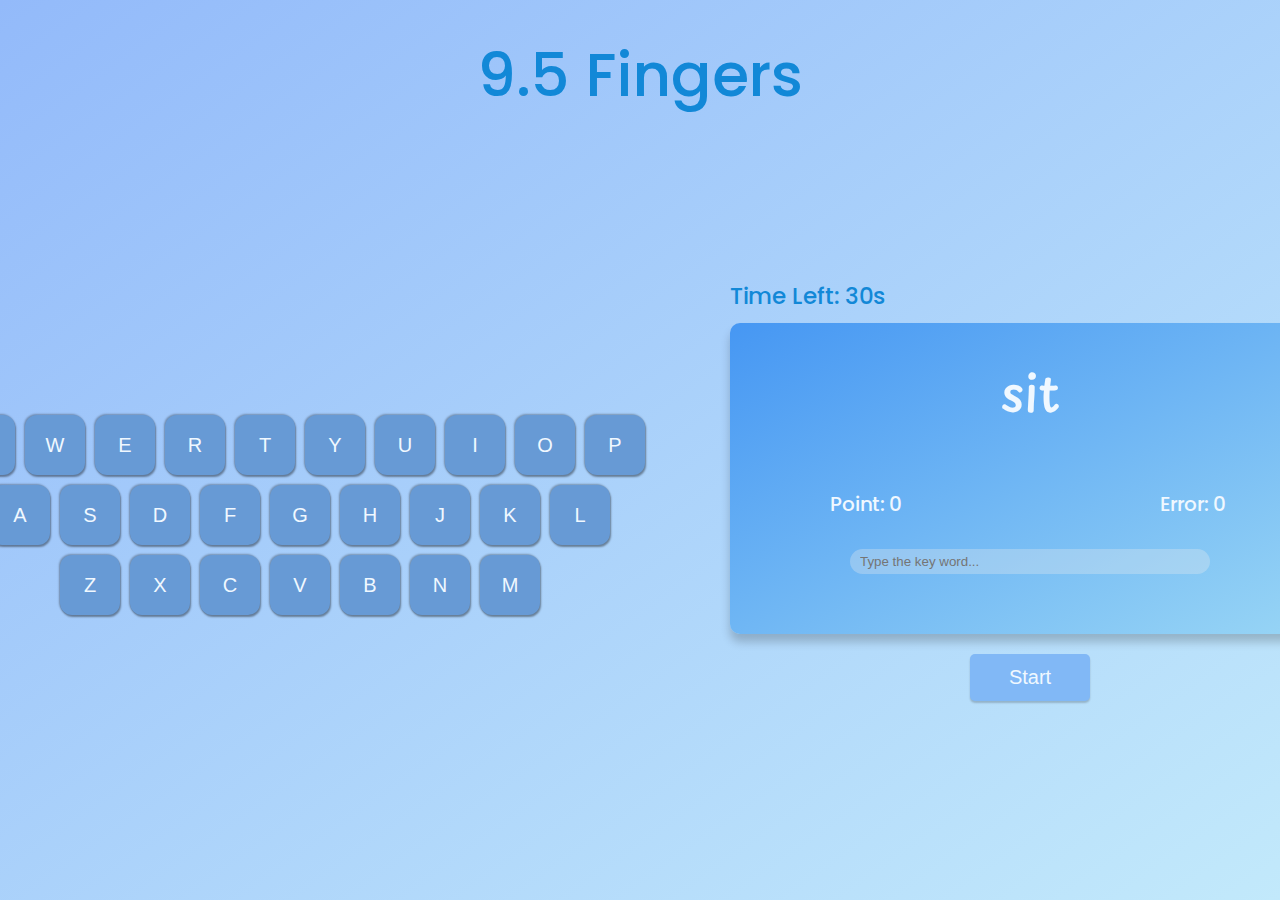
<file: index.html>
<!DOCTYPE html>
<html lang="en">

<head>
    <meta charset="UTF-8">
    <meta name="viewport" content="width=device-width, initial-scale=1.0">
    <title>Fast Finger</title>
    <link rel="stylesheet" href="styles.css">
</head>

<body>
    <div class="game-name">9.5 Fingers</div>
    <div class="main">
        <div id="keyboard-container">
            <div id="keyboard">
                <div id="line-1">
                    <button id="Q">Q</button>
                    <button id="W">W</button>
                    <button id="E">E</button>
                    <button id="R">R</button>
                    <button id="T">T</button>
                    <button id="Y">Y</button>
                    <button id="U">U</button>
                    <button id="I">I</button>
                    <button id="O">O</button>
                    <button id="P">P</button>
                </div>
                <div id="line-2">
                    <button id="A">A</button>
                    <button id="S">S</button>
                    <button id="D">D</button>
                    <button id="F">F</button>
                    <button id="G">G</button>
                    <button id="H">H</button>
                    <button id="J">J</button>
                    <button id="K">K</button>
                    <button id="L">L</button>
                </div>
                <div id="line-3">
                    <button id="Z">Z</button>
                    <button id="X">X</button>
                    <button id="C">C</button>
                    <button id="V">V</button>
                    <button id="B">B</button>
                    <button id="N">N</button>
                    <button id="M">M</button>
                </div>
            </div>
        </div>

        <div class="game">
            <div id="time">Time Left: 30s</div>
            <div class="content">
                <div id="keyword">hello</div>
                <div id="point">Point: 0</div>
                <div id="error">Error: 0</div>
                <input id="text-input" disabled placeholder="Type the key word...">
                <div id="announcement"></div>
            </div>

            <button type="button" id="btn">Start </button>

        </div>
    </div>
    <script src="main.js"></script>
</body>

</html>
</file>
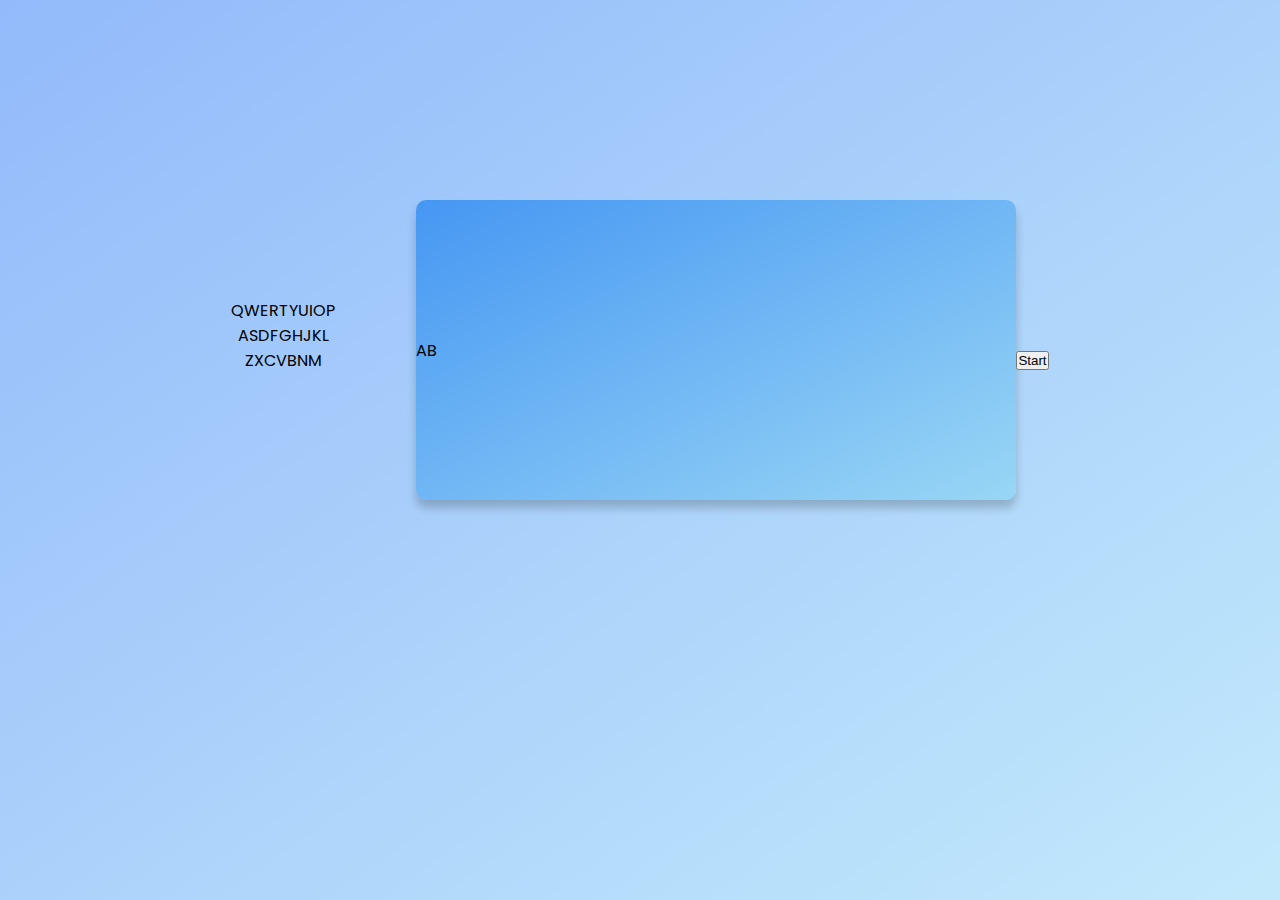
<file: test.html>
<!DOCTYPE html>
<html lang="en">

<head>
    <meta charset="UTF-8">
    <meta name="viewport" content="width=device-width, initial-scale=1.0">
    <title>Document</title>
    <link rel="stylesheet" href="styles.css">
</head>

<body>
    <div class="main">
        <div id="keyboard-container">
            <div id="keyboard">
                <div id="line-1">
                    <div id="Q">Q</div>
                    <div id="W">W</div>
                    <div id="E">E</div>
                    <div id="R">R</div>
                    <div id="T">T</div>
                    <div id="Y">Y</div>
                    <div id="U">U</div>
                    <div id="I">I</div>
                    <div id="O">O</div>
                    <div id="P">P</div>
                </div>
                <div id="line-2">
                    <div id="A">A</div>
                    <div id="S">S</div>
                    <div id="D">D</div>
                    <div id="F">F</div>
                    <div id="G">G</div>
                    <div id="H">H</div>
                    <div id="J">J</div>
                    <div id="K">K</div>
                    <div id="L">L</div>
                </div>
                <div id="line-3">
                    <div id="Z">Z</div>
                    <div id="X">X</div>
                    <div id="C">C</div>
                    <div id="V">V</div>
                    <div id="B">B</div>
                    <div id="N">N</div>
                    <div id="M">M</div>
                </div>
            </div>
        </div>

        <div class="content">

            AB
        </div>
    
        
        
            <button type="menu"> Start </button>
    </div>





</body>

</html>
</file>
<file: styles.css>
@import url('https://fonts.googleapis.com/css2?family=Montserrat:ital,wght@0,100;0,200;0,300;0,400;1,100;1,200;1,300;1,400&family=Poppins:wght@400;500;600;700&display=swap');
@import url('https://fonts.googleapis.com/css2?family=Caveat&family=Dancing+Script&family=Playpen+Sans&family=Sacramento&family=Space+Mono&display=swap');

* {
    margin: 0;
    padding: 0;
    box-sizing: border-box;
}

html,
body {
    width: 100%;
    height: 100%;

    background: linear-gradient(to bottom right, #93bafa, #C2E9FB);
    font-family: 'Poppins', sans-serif;
}

.game-name {
    width: 100%;
    height: 20%;

    /* font-family: 'Playpen Sans', cursive;
    font-style: italic; */

    font-size: 60px;
    font-weight: 500;
    color: #1288d7;
    text-align: center;

    padding-top: 30px;
    padding-bottom: 100px;
}

.main {
    width: 100%;
    height: 80%;

    display: flex;
    justify-content: center;
    align-items: center;
}

.game {
    display: flex;
    flex-direction: column;
    margin-bottom: 100px;
}

/* Content */
.content {
    display: flex;
    justify-content: center;
    flex-direction: column;

    margin-bottom: 20px;
    background-image: linear-gradient(to bottom right, #4697f3, #99d6f5);
    box-shadow: 0px 8px 10px 0px rgba(0, 0, 0, 0.2);
    border-radius: 10px;

    min-width: 600px;
    min-height: 300px;
}

#keyword {
    font-family: 'Playpen Sans', cursive;
    color: aliceblue;
    margin-bottom: 100px;
    text-align: center;
    font-size: 50px;
    font-weight: 500;
    margin-top: 30px;
}

#text-input {
    border-radius: 15px;
    border-style: none;
    width: 60%;
    padding: 5px 5px 5px 10px;
    margin-left: 120px;
    margin-top: 20px;
    color: rgb(50, 50, 50);
}

#text-input:focus {
    outline: none;
}

#point {
    color: aliceblue;
    position: absolute;
    margin-left: 100px;
    margin-top: 50px;
    font-size: 20px;
    font-weight: 500;
}

#error {
    color: aliceblue;
    position: absolute;
    margin-left: 430px;
    margin-top: 50px;
    font-size: 20px;
    font-weight: 500;
}

#announcement {
    font-family: 'Playpen Sans', cursive;
    color: aliceblue;
    font-size: 25px;
    font-weight: 500;
    padding-top: 15px;
    min-height: 60px;
    align-self: center;
}

#time {
    font-size: 23px;
    font-weight: 500;
    color: #1288d7;
    margin-bottom: 10px;
}

#btn {
    display: flex;
    justify-content: center;
    align-self: center;

    padding: 12px 0px;

    font-size: 20px;

    border-radius: 5px;
    border-style: none;
    width: 20%;

    color: aliceblue;
    background-color: #81b8f6;
    box-shadow: 0px 2px 2px rgba(0, 0, 0, 0.2);

    position: relative;
    cursor: pointer;
}

#btn:hover {
    filter: brightness(0.9);
}

#btn:active {
    filter: brightness(0.8);
    box-shadow: none;
}

/* Keyboard */
#keyboard-container {
    display: flex;
    justify-content: column;
}

#keyboard {
    margin-right: 80px;
    margin-bottom: 50px;
}

#line-1,
#line-2,
#line-3 {
    display: flex;
    justify-content: center;
    justify-content: row;
}

#line-1>button,
#line-2>button,
#line-3>button {
    display: flex;
    justify-content: center;
    align-items: center;
    cursor: pointer;

    margin: 5px;
    font-size: 20px;
    width: 60px;
    height: 60px;
    border-radius: 20%;
    border-style: none;

    color: aliceblue;
    background-color: #679ad5;

    box-shadow: 1px 2px 2px rgba(0, 0, 0, 0.4), -1px -1px 2px rgba(0, 0, 0, 0.3);
}

#line-1>button:hover,
#line-2>button:hover,
#line-3>button:hover {
    filter: brightness(0.9);
}

#line-1>button:active,
#line-2>button:active,
#line-3>button:active {
    filter: brightness(0.8);
    box-shadow: none;
}

.isClicked {
    filter: brightness(0.8);
    box-shadow: none !important;
}
</file>
